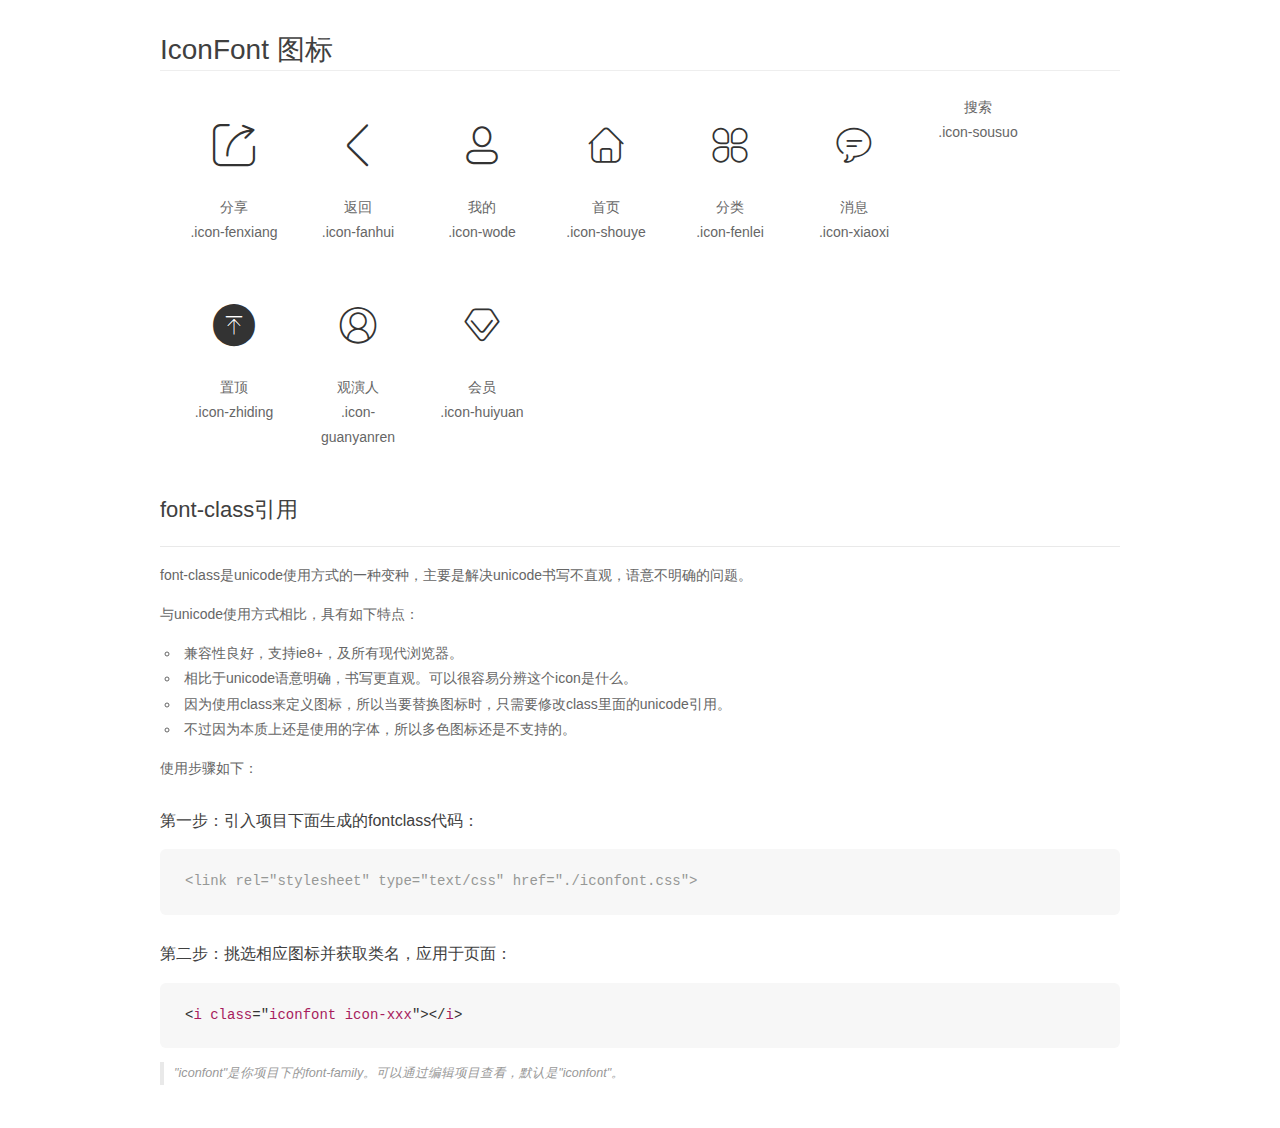
<file: base/fonts/demo_fontclass.html>
<!DOCTYPE html>
<html>
<head>
    <meta charset="utf-8"/>
    <title>IconFont</title>
    <link rel="stylesheet" href="demo.css">
    <link rel="stylesheet" href="iconfont.css">
</head>
<body>
    <div class="main markdown">
        <h1>IconFont 图标</h1>
        <ul class="icon_lists clear">
            
                <li>
                <i class="icon iconfont icon-fenxiang"></i>
                    <div class="name">分享</div>
                    <div class="fontclass">.icon-fenxiang</div>
                </li>
            
                <li>
                <i class="icon iconfont icon-fanhui"></i>
                    <div class="name">返回</div>
                    <div class="fontclass">.icon-fanhui</div>
                </li>
            
                <li>
                <i class="icon iconfont icon-wode"></i>
                    <div class="name">我的</div>
                    <div class="fontclass">.icon-wode</div>
                </li>
            
                <li>
                <i class="icon iconfont icon-shouye"></i>
                    <div class="name">首页</div>
                    <div class="fontclass">.icon-shouye</div>
                </li>
            
                <li>
                <i class="icon iconfont icon-fenlei"></i>
                    <div class="name">分类</div>
                    <div class="fontclass">.icon-fenlei</div>
                </li>
            
                <li>
                <i class="icon iconfont icon-xiaoxi"></i>
                    <div class="name">消息</div>
                    <div class="fontclass">.icon-xiaoxi</div>
                </li>
            
                <li>
                <i class="icon iconfont icon-sousuo"></i>
                    <div class="name">搜索</div>
                    <div class="fontclass">.icon-sousuo</div>
                </li>
            
                <li>
                <i class="icon iconfont icon-zhiding"></i>
                    <div class="name">置顶</div>
                    <div class="fontclass">.icon-zhiding</div>
                </li>
            
                <li>
                <i class="icon iconfont icon-guanyanren"></i>
                    <div class="name">观演人</div>
                    <div class="fontclass">.icon-guanyanren</div>
                </li>
            
                <li>
                <i class="icon iconfont icon-huiyuan"></i>
                    <div class="name">会员</div>
                    <div class="fontclass">.icon-huiyuan</div>
                </li>
            
        </ul>

        <h2 id="font-class-">font-class引用</h2>
        <hr>

        <p>font-class是unicode使用方式的一种变种，主要是解决unicode书写不直观，语意不明确的问题。</p>
        <p>与unicode使用方式相比，具有如下特点：</p>
        <ul>
        <li>兼容性良好，支持ie8+，及所有现代浏览器。</li>
        <li>相比于unicode语意明确，书写更直观。可以很容易分辨这个icon是什么。</li>
        <li>因为使用class来定义图标，所以当要替换图标时，只需要修改class里面的unicode引用。</li>
        <li>不过因为本质上还是使用的字体，所以多色图标还是不支持的。</li>
        </ul>
        <p>使用步骤如下：</p>
        <h3 id="-fontclass-">第一步：引入项目下面生成的fontclass代码：</h3>


        <pre><code class="lang-js hljs javascript"><span class="hljs-comment">&lt;link rel="stylesheet" type="text/css" href="./iconfont.css"&gt;</span></code></pre>
        <h3 id="-">第二步：挑选相应图标并获取类名，应用于页面：</h3>
        <pre><code class="lang-css hljs">&lt;<span class="hljs-selector-tag">i</span> <span class="hljs-selector-tag">class</span>="<span class="hljs-selector-tag">iconfont</span> <span class="hljs-selector-tag">icon-xxx</span>"&gt;&lt;/<span class="hljs-selector-tag">i</span>&gt;</code></pre>
        <blockquote>
        <p>"iconfont"是你项目下的font-family。可以通过编辑项目查看，默认是"iconfont"。</p>
        </blockquote>
    </div>
</body>
</html>
</file>
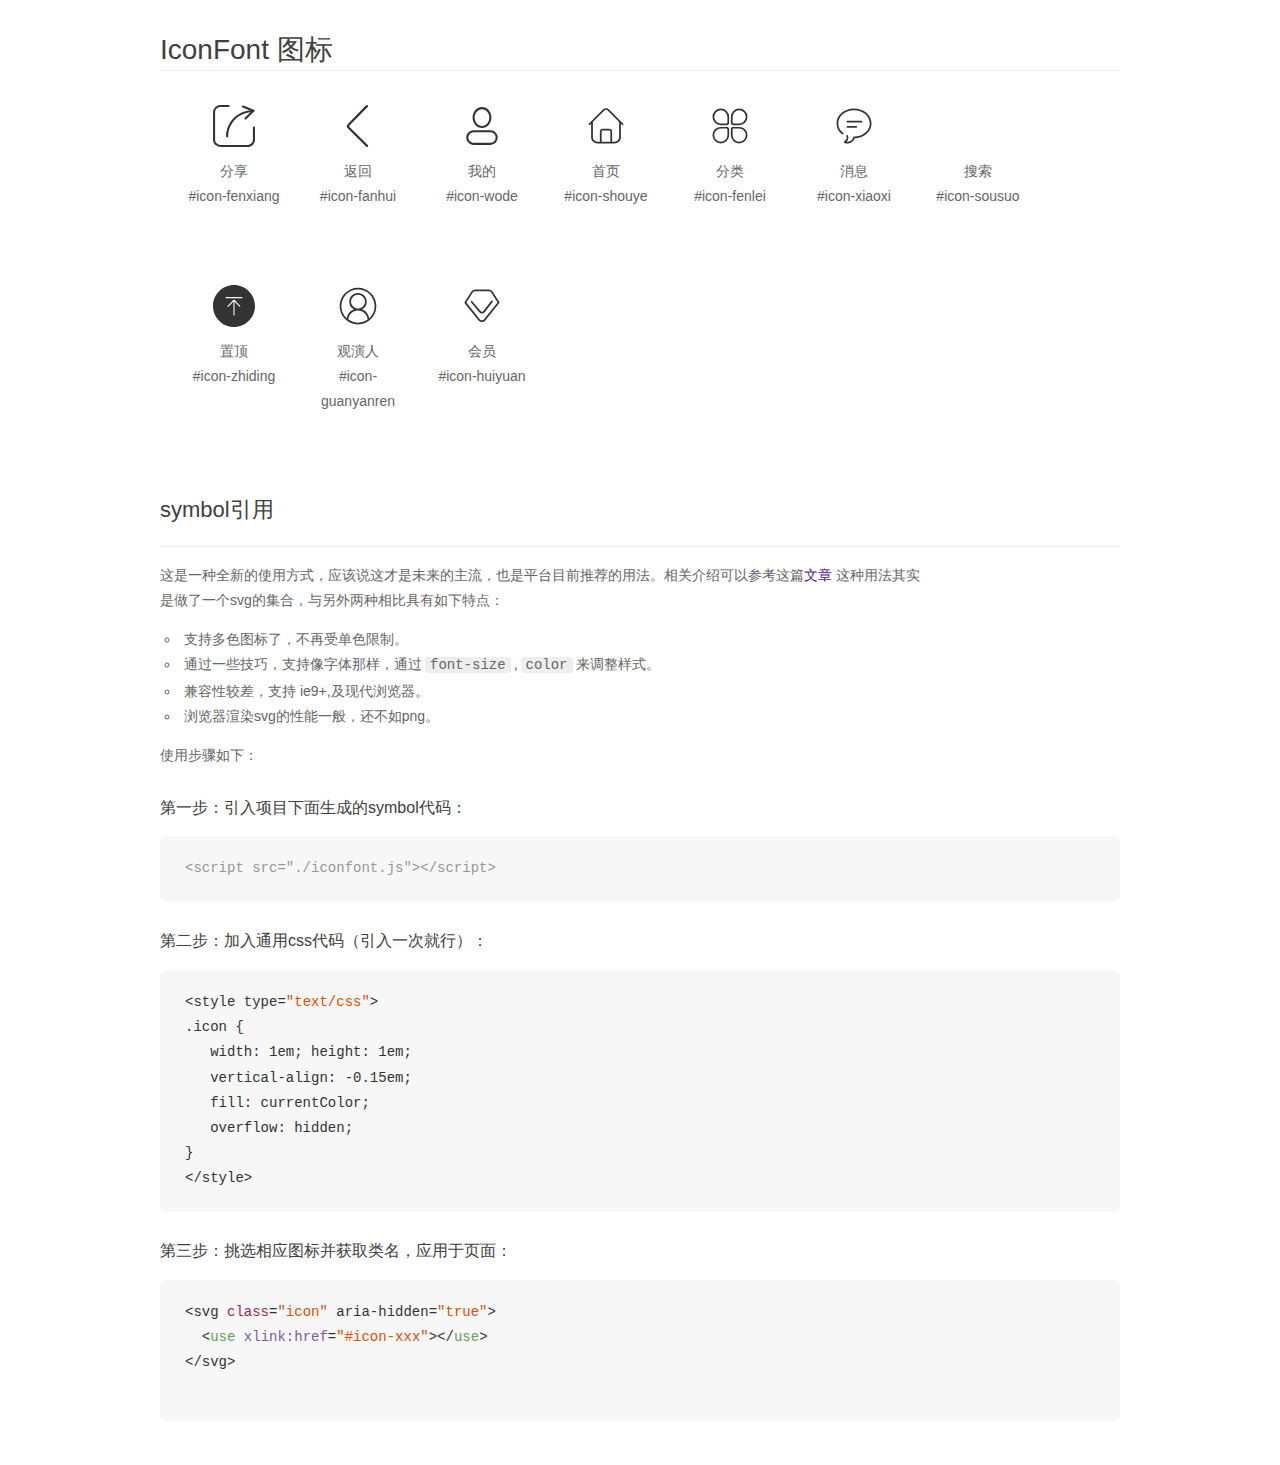
<file: base/fonts/demo_symbol.html>
<!DOCTYPE html>
<html>
<head>
    <meta charset="utf-8"/>
    <title>IconFont</title>
    <link rel="stylesheet" href="demo.css">
    <script src="iconfont.js"></script>

    <style type="text/css">
        .icon {
          /* 通过设置 font-size 来改变图标大小 */
          width: 1em; height: 1em;
          /* 图标和文字相邻时，垂直对齐 */
          vertical-align: -0.15em;
          /* 通过设置 color 来改变 SVG 的颜色/fill */
          fill: currentColor;
          /* path 和 stroke 溢出 viewBox 部分在 IE 下会显示
             normalize.css 中也包含这行 */
          overflow: hidden;
        }

    </style>
</head>
<body>
    <div class="main markdown">
        <h1>IconFont 图标</h1>
        <ul class="icon_lists clear">
            
                <li>
                    <svg class="icon" aria-hidden="true">
                        <use xlink:href="#icon-fenxiang"></use>
                    </svg>
                    <div class="name">分享</div>
                    <div class="fontclass">#icon-fenxiang</div>
                </li>
            
                <li>
                    <svg class="icon" aria-hidden="true">
                        <use xlink:href="#icon-fanhui"></use>
                    </svg>
                    <div class="name">返回</div>
                    <div class="fontclass">#icon-fanhui</div>
                </li>
            
                <li>
                    <svg class="icon" aria-hidden="true">
                        <use xlink:href="#icon-wode"></use>
                    </svg>
                    <div class="name">我的</div>
                    <div class="fontclass">#icon-wode</div>
                </li>
            
                <li>
                    <svg class="icon" aria-hidden="true">
                        <use xlink:href="#icon-shouye"></use>
                    </svg>
                    <div class="name">首页</div>
                    <div class="fontclass">#icon-shouye</div>
                </li>
            
                <li>
                    <svg class="icon" aria-hidden="true">
                        <use xlink:href="#icon-fenlei"></use>
                    </svg>
                    <div class="name">分类</div>
                    <div class="fontclass">#icon-fenlei</div>
                </li>
            
                <li>
                    <svg class="icon" aria-hidden="true">
                        <use xlink:href="#icon-xiaoxi"></use>
                    </svg>
                    <div class="name">消息</div>
                    <div class="fontclass">#icon-xiaoxi</div>
                </li>
            
                <li>
                    <svg class="icon" aria-hidden="true">
                        <use xlink:href="#icon-sousuo"></use>
                    </svg>
                    <div class="name">搜索</div>
                    <div class="fontclass">#icon-sousuo</div>
                </li>
            
                <li>
                    <svg class="icon" aria-hidden="true">
                        <use xlink:href="#icon-zhiding"></use>
                    </svg>
                    <div class="name">置顶</div>
                    <div class="fontclass">#icon-zhiding</div>
                </li>
            
                <li>
                    <svg class="icon" aria-hidden="true">
                        <use xlink:href="#icon-guanyanren"></use>
                    </svg>
                    <div class="name">观演人</div>
                    <div class="fontclass">#icon-guanyanren</div>
                </li>
            
                <li>
                    <svg class="icon" aria-hidden="true">
                        <use xlink:href="#icon-huiyuan"></use>
                    </svg>
                    <div class="name">会员</div>
                    <div class="fontclass">#icon-huiyuan</div>
                </li>
            
        </ul>


        <h2 id="symbol-">symbol引用</h2>
        <hr>

        <p>这是一种全新的使用方式，应该说这才是未来的主流，也是平台目前推荐的用法。相关介绍可以参考这篇<a href="">文章</a>
        这种用法其实是做了一个svg的集合，与另外两种相比具有如下特点：</p>
        <ul>
          <li>支持多色图标了，不再受单色限制。</li>
          <li>通过一些技巧，支持像字体那样，通过<code>font-size</code>,<code>color</code>来调整样式。</li>
          <li>兼容性较差，支持 ie9+,及现代浏览器。</li>
          <li>浏览器渲染svg的性能一般，还不如png。</li>
        </ul>
        <p>使用步骤如下：</p>
        <h3 id="-symbol-">第一步：引入项目下面生成的symbol代码：</h3>
        <pre><code class="lang-js hljs javascript"><span class="hljs-comment">&lt;script src="./iconfont.js"&gt;&lt;/script&gt;</span></code></pre>
        <h3 id="-css-">第二步：加入通用css代码（引入一次就行）：</h3>
        <pre><code class="lang-js hljs javascript">&lt;style type=<span class="hljs-string">"text/css"</span>&gt;
.icon {
   width: <span class="hljs-number">1</span>em; height: <span class="hljs-number">1</span>em;
   vertical-align: <span class="hljs-number">-0.15</span>em;
   fill: currentColor;
   overflow: hidden;
}
&lt;<span class="hljs-regexp">/style&gt;</span></code></pre>
        <h3 id="-">第三步：挑选相应图标并获取类名，应用于页面：</h3>
        <pre><code class="lang-js hljs javascript">&lt;svg <span class="hljs-class"><span class="hljs-keyword">class</span></span>=<span class="hljs-string">"icon"</span> aria-hidden=<span class="hljs-string">"true"</span>&gt;<span class="xml"><span class="hljs-tag">
  &lt;<span class="hljs-name">use</span> <span class="hljs-attr">xlink:href</span>=<span class="hljs-string">"#icon-xxx"</span>&gt;</span><span class="hljs-tag">&lt;/<span class="hljs-name">use</span>&gt;</span>
</span>&lt;<span class="hljs-regexp">/svg&gt;
        </span></code></pre>
    </div>
</body>
</html>
</file>
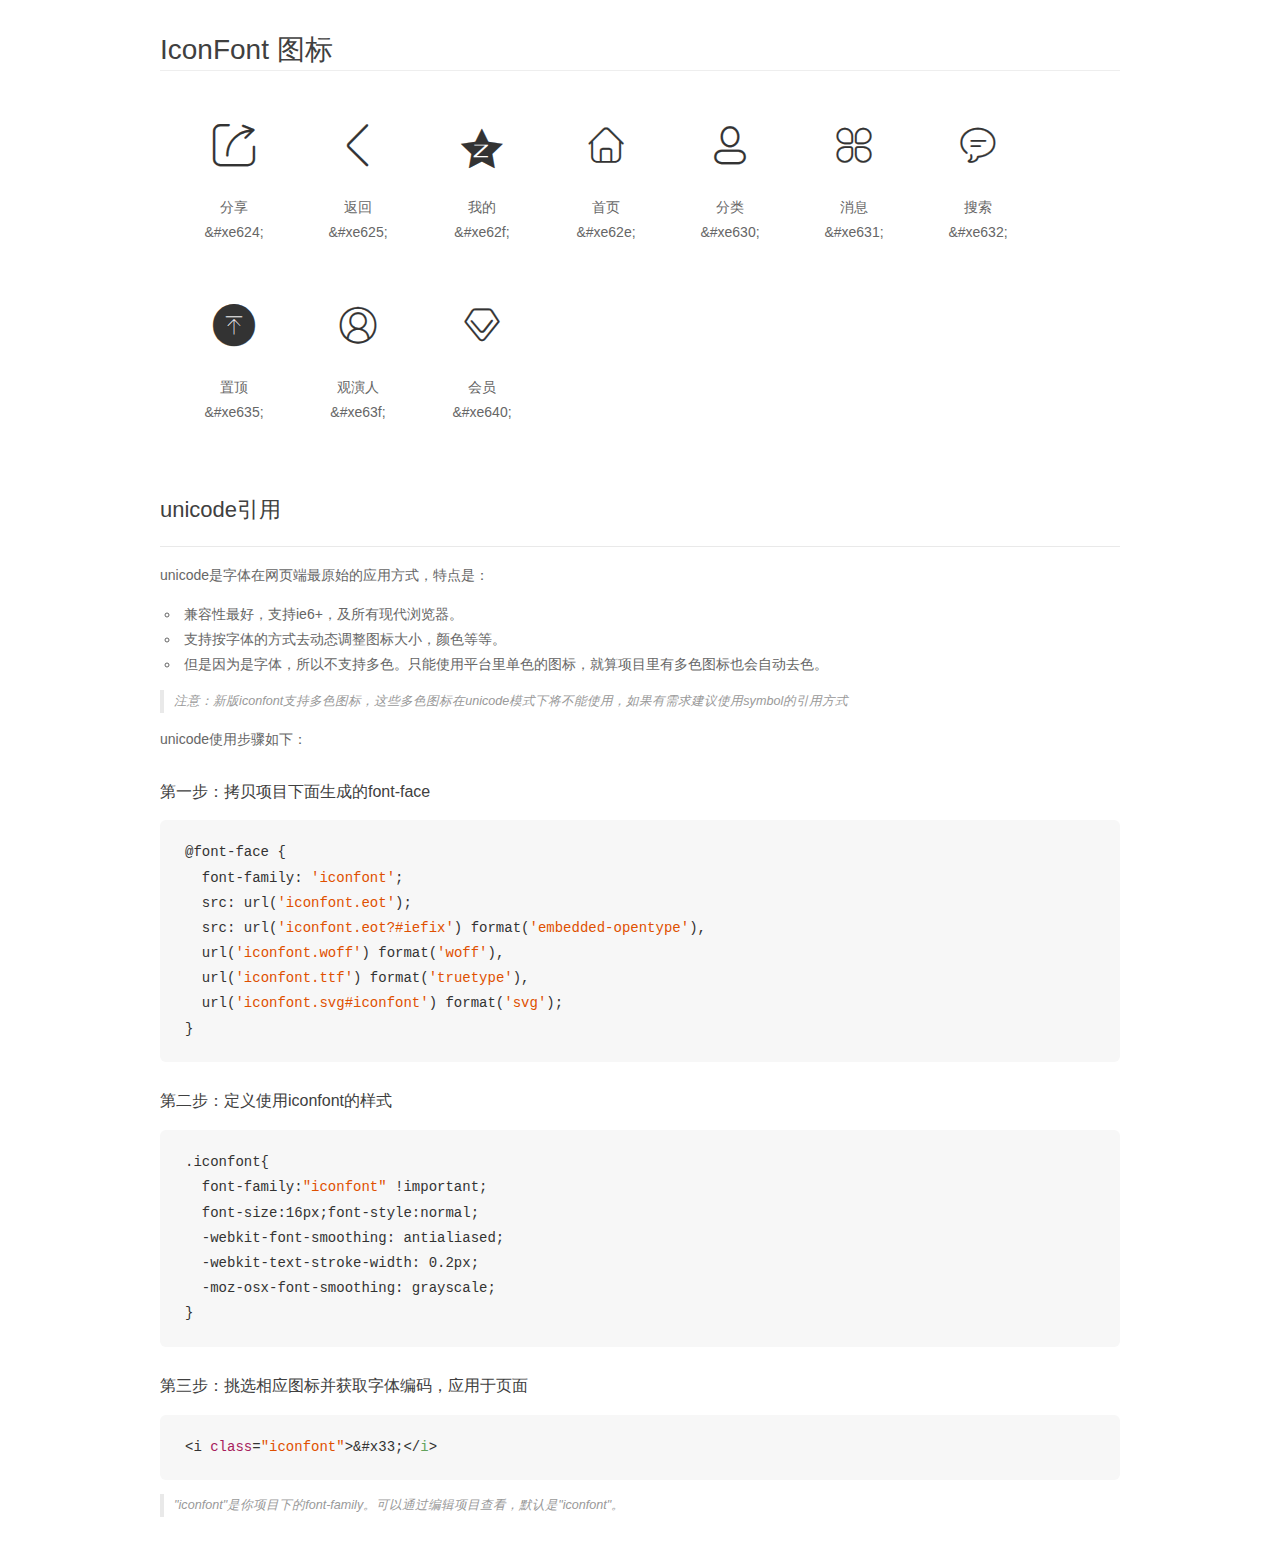
<file: base/fonts/demo_unicode.html>
<!DOCTYPE html>
<html>
<head>
    <meta charset="utf-8"/>
    <title>IconFont</title>
    <link rel="stylesheet" href="demo.css">

    <style type="text/css">

        @font-face {font-family: "iconfont";
          src: url('iconfont.eot'); /* IE9*/
          src: url('iconfont.eot#iefix') format('embedded-opentype'), /* IE6-IE8 */
          url('iconfont.woff') format('woff'), /* chrome, firefox */
          url('iconfont.ttf') format('truetype'), /* chrome, firefox, opera, Safari, Android, iOS 4.2+*/
          url('iconfont.svg#iconfont') format('svg'); /* iOS 4.1- */
        }

        .iconfont {
          font-family:"iconfont" !important;
          font-size:16px;
          font-style:normal;
          -webkit-font-smoothing: antialiased;
          -webkit-text-stroke-width: 0.2px;
          -moz-osx-font-smoothing: grayscale;
        }

    </style>
</head>
<body>
    <div class="main markdown">
        <h1>IconFont 图标</h1>
        <ul class="icon_lists clear">
            
                <li>
                <i class="icon iconfont">&#xe624;</i>
                    <div class="name">分享</div>
                    <div class="code">&amp;#xe624;</div>
                </li>
            
                <li>
                <i class="icon iconfont">&#xe625;</i>
                    <div class="name">返回</div>
                    <div class="code">&amp;#xe625;</div>
                </li>
            
                <li>
                <i class="icon iconfont">&#xe62f;</i>
                    <div class="name">我的</div>
                    <div class="code">&amp;#xe62f;</div>
                </li>
            
                <li>
                <i class="icon iconfont">&#xe62e;</i>
                    <div class="name">首页</div>
                    <div class="code">&amp;#xe62e;</div>
                </li>
            
                <li>
                <i class="icon iconfont">&#xe630;</i>
                    <div class="name">分类</div>
                    <div class="code">&amp;#xe630;</div>
                </li>
            
                <li>
                <i class="icon iconfont">&#xe631;</i>
                    <div class="name">消息</div>
                    <div class="code">&amp;#xe631;</div>
                </li>
            
                <li>
                <i class="icon iconfont">&#xe632;</i>
                    <div class="name">搜索</div>
                    <div class="code">&amp;#xe632;</div>
                </li>
            
                <li>
                <i class="icon iconfont">&#xe635;</i>
                    <div class="name">置顶</div>
                    <div class="code">&amp;#xe635;</div>
                </li>
            
                <li>
                <i class="icon iconfont">&#xe63f;</i>
                    <div class="name">观演人</div>
                    <div class="code">&amp;#xe63f;</div>
                </li>
            
                <li>
                <i class="icon iconfont">&#xe640;</i>
                    <div class="name">会员</div>
                    <div class="code">&amp;#xe640;</div>
                </li>
            
        </ul>
        <h2 id="unicode-">unicode引用</h2>
        <hr>

        <p>unicode是字体在网页端最原始的应用方式，特点是：</p>
        <ul>
        <li>兼容性最好，支持ie6+，及所有现代浏览器。</li>
        <li>支持按字体的方式去动态调整图标大小，颜色等等。</li>
        <li>但是因为是字体，所以不支持多色。只能使用平台里单色的图标，就算项目里有多色图标也会自动去色。</li>
        </ul>
        <blockquote>
        <p>注意：新版iconfont支持多色图标，这些多色图标在unicode模式下将不能使用，如果有需求建议使用symbol的引用方式</p>
        </blockquote>
        <p>unicode使用步骤如下：</p>
        <h3 id="-font-face">第一步：拷贝项目下面生成的font-face</h3>
        <pre><code class="lang-js hljs javascript">@font-face {
  font-family: <span class="hljs-string">'iconfont'</span>;
  src: url(<span class="hljs-string">'iconfont.eot'</span>);
  src: url(<span class="hljs-string">'iconfont.eot?#iefix'</span>) format(<span class="hljs-string">'embedded-opentype'</span>),
  url(<span class="hljs-string">'iconfont.woff'</span>) format(<span class="hljs-string">'woff'</span>),
  url(<span class="hljs-string">'iconfont.ttf'</span>) format(<span class="hljs-string">'truetype'</span>),
  url(<span class="hljs-string">'iconfont.svg#iconfont'</span>) format(<span class="hljs-string">'svg'</span>);
}
</code></pre>
        <h3 id="-iconfont-">第二步：定义使用iconfont的样式</h3>
        <pre><code class="lang-js hljs javascript">.iconfont{
  font-family:<span class="hljs-string">"iconfont"</span> !important;
  font-size:<span class="hljs-number">16</span>px;font-style:normal;
  -webkit-font-smoothing: antialiased;
  -webkit-text-stroke-width: <span class="hljs-number">0.2</span>px;
  -moz-osx-font-smoothing: grayscale;
}
</code></pre>
        <h3 id="-">第三步：挑选相应图标并获取字体编码，应用于页面</h3>
        <pre><code class="lang-js hljs javascript">&lt;i <span class="hljs-class"><span class="hljs-keyword">class</span></span>=<span class="hljs-string">"iconfont"</span>&gt;&amp;#x33;<span class="xml"><span class="hljs-tag">&lt;/<span class="hljs-name">i</span>&gt;</span></span></code></pre>

        <blockquote>
        <p>"iconfont"是你项目下的font-family。可以通过编辑项目查看，默认是"iconfont"。</p>
        </blockquote>
    </div>


</body>
</html>
</file>
<file: base/fonts/iconfont.css>
@font-face {
  font-family: "iconfont";
  src: url("iconfont.eot?t=1511434727276");
  /* IE9*/
  src: url("iconfont.eot?t=1511434727276#iefix") format("embedded-opentype"), url("[data-uri]") format("woff"), url("iconfont.ttf?t=1511434727276") format("truetype"), url("iconfont.svg?t=1511434727276#iconfont") format("svg");
  /* iOS 4.1- */
}

.iconfont {
  font-family: "iconfont" !important;
  font-size: 16px;
  font-style: normal;
  -webkit-font-smoothing: antialiased;
  -moz-osx-font-smoothing: grayscale;
}

.icon-zan:before {
  content: "\e646";
}

.icon-kongjian:before {
  content: "\e62f";
}

.icon-zan-copy:before {
  content: "\e609";
}

.icon-iconfontweibowukuang-copy:before {
  content: "\e605";
}

.icon-weixin:before {
  content: "\e55b";
}

.icon-fenxiang:before {
  content: "\e624";
}

.icon-fanhui:before {
  content: "\e625";
}

.icon-shoucang:before {
  content: "\e627";
}

.icon-wode:before {
  content: "\e630";
}

.icon-shouye:before {
  content: "\e62e";
}

.icon-fenlei:before {
  content: "\e631";
}

.icon-xiaoxi:before {
  content: "\e632";
}

.icon-zhiding:before {
  content: "\e635";
}

.icon-guanyanren:before {
  content: "\e63f";
}

.icon-huiyuan:before {
  content: "\e640";
}
 

 /*# sourceMappingURL= iconfont.css.map */
</file>
<file: base/fonts/demo.css>
*{margin: 0;padding: 0;list-style: none;}
/*
KISSY CSS Reset
理念：1. reset 的目的不是清除浏览器的默认样式，这仅是部分工作。清除和重置是紧密不可分的。
2. reset 的目的不是让默认样式在所有浏览器下一致，而是减少默认样式有可能带来的问题。
3. reset 期望提供一套普适通用的基础样式。但没有银弹，推荐根据具体需求，裁剪和修改后再使用。
特色：1. 适应中文；2. 基于最新主流浏览器。
维护：玉伯<lifesinger@gmail.com>, 正淳<ragecarrier@gmail.com>
 */

/** 清除内外边距 **/
body, h1, h2, h3, h4, h5, h6, hr, p, blockquote, /* structural elements 结构元素 */
dl, dt, dd, ul, ol, li, /* list elements 列表元素 */
pre, /* text formatting elements 文本格式元素 */
form, fieldset, legend, button, input, textarea, /* form elements 表单元素 */
th, td /* table elements 表格元素 */ {
  margin: 0;
  padding: 0;
}

/** 设置默认字体 **/
body,
button, input, select, textarea /* for ie */ {
  font: 12px/1.5 tahoma, arial, \5b8b\4f53, sans-serif;
}
h1, h2, h3, h4, h5, h6 { font-size: 100%; }
address, cite, dfn, em, var { font-style: normal; } /* 将斜体扶正 */
code, kbd, pre, samp { font-family: courier new, courier, monospace; } /* 统一等宽字体 */
small { font-size: 12px; } /* 小于 12px 的中文很难阅读，让 small 正常化 */

/** 重置列表元素 **/
ul, ol { list-style: none; }

/** 重置文本格式元素 **/
a { text-decoration: none; }
a:hover { text-decoration: underline; }


/** 重置表单元素 **/
legend { color: #000; } /* for ie6 */
fieldset, img { border: 0; } /* img 搭车：让链接里的 img 无边框 */
button, input, select, textarea { font-size: 100%; } /* 使得表单元素在 ie 下能继承字体大小 */
/* 注：optgroup 无法扶正 */

/** 重置表格元素 **/
table { border-collapse: collapse; border-spacing: 0; }

/* 清除浮动 */
.ks-clear:after, .clear:after {
  content: '\20';
  display: block;
  height: 0;
  clear: both;
}
.ks-clear, .clear {
  *zoom: 1;
}

.main {
  padding: 30px 100px;
width: 960px;
margin: 0 auto;
}
.main h1{font-size:36px; color:#333; text-align:left;margin-bottom:30px; border-bottom: 1px solid #eee;}

.helps{margin-top:40px;}
.helps pre{
  padding:20px;
  margin:10px 0;
  border:solid 1px #e7e1cd;
  background-color: #fffdef;
  overflow: auto;
}

.icon_lists{
  width: 100% !important;

}

.icon_lists li{
  float:left;
  width: 100px;
  height:180px;
  text-align: center;
  list-style: none !important;
}
.icon_lists .icon{
  font-size: 42px;
  line-height: 100px;
  margin: 10px 0;
  color:#333;
  -webkit-transition: font-size 0.25s ease-out 0s;
  -moz-transition: font-size 0.25s ease-out 0s;
  transition: font-size 0.25s ease-out 0s;

}
.icon_lists .icon:hover{
  font-size: 100px;
}



.markdown {
  color: #666;
  font-size: 14px;
  line-height: 1.8;
}

.highlight {
  line-height: 1.5;
}

.markdown img {
  vertical-align: middle;
  max-width: 100%;
}

.markdown h1 {
  color: #404040;
  font-weight: 500;
  line-height: 40px;
  margin-bottom: 24px;
}

.markdown h2,
.markdown h3,
.markdown h4,
.markdown h5,
.markdown h6 {
  color: #404040;
  margin: 1.6em 0 0.6em 0;
  font-weight: 500;
  clear: both;
}

.markdown h1 {
  font-size: 28px;
}

.markdown h2 {
  font-size: 22px;
}

.markdown h3 {
  font-size: 16px;
}

.markdown h4 {
  font-size: 14px;
}

.markdown h5 {
  font-size: 12px;
}

.markdown h6 {
  font-size: 12px;
}

.markdown hr {
  height: 1px;
  border: 0;
  background: #e9e9e9;
  margin: 16px 0;
  clear: both;
}

.markdown p,
.markdown pre {
  margin: 1em 0;
}

.markdown > p,
.markdown > blockquote,
.markdown > .highlight,
.markdown > ol,
.markdown > ul {
  width: 80%;
}

.markdown ul > li {
  list-style: circle;
}

.markdown > ul li,
.markdown blockquote ul > li {
  margin-left: 20px;
  padding-left: 4px;
}

.markdown > ul li p,
.markdown > ol li p {
  margin: 0.6em 0;
}

.markdown ol > li {
  list-style: decimal;
}

.markdown > ol li,
.markdown blockquote ol > li {
  margin-left: 20px;
  padding-left: 4px;
}

.markdown code {
  margin: 0 3px;
  padding: 0 5px;
  background: #eee;
  border-radius: 3px;
}

.markdown pre {
  border-radius: 6px;
  background: #f7f7f7;
  padding: 20px;
}

.markdown pre code {
  border: none;
  background: #f7f7f7;
  margin: 0;
}

.markdown strong,
.markdown b {
  font-weight: 600;
}

.markdown > table {
  border-collapse: collapse;
  border-spacing: 0px;
  empty-cells: show;
  border: 1px solid #e9e9e9;
  width: 95%;
  margin-bottom: 24px;
}

.markdown > table th {
  white-space: nowrap;
  color: #333;
  font-weight: 600;

}

.markdown > table th,
.markdown > table td {
  border: 1px solid #e9e9e9;
  padding: 8px 16px;
  text-align: left;
}

.markdown > table th {
  background: #F7F7F7;
}

.markdown blockquote {
  font-size: 90%;
  color: #999;
  border-left: 4px solid #e9e9e9;
  padding-left: 0.8em;
  margin: 1em 0;
  font-style: italic;
}

.markdown blockquote p {
  margin: 0;
}

.markdown .anchor {
  opacity: 0;
  transition: opacity 0.3s ease;
  margin-left: 8px;
}

.markdown .waiting {
  color: #ccc;
}

.markdown h1:hover .anchor,
.markdown h2:hover .anchor,
.markdown h3:hover .anchor,
.markdown h4:hover .anchor,
.markdown h5:hover .anchor,
.markdown h6:hover .anchor {
  opacity: 1;
  display: inline-block;
}

.markdown > br,
.markdown > p > br {
  clear: both;
}


.hljs {
  display: block;
  background: white;
  padding: 0.5em;
  color: #333333;
  overflow-x: auto;
}

.hljs-comment,
.hljs-meta {
  color: #969896;
}

.hljs-string,
.hljs-variable,
.hljs-template-variable,
.hljs-strong,
.hljs-emphasis,
.hljs-quote {
  color: #df5000;
}

.hljs-keyword,
.hljs-selector-tag,
.hljs-type {
  color: #a71d5d;
}

.hljs-literal,
.hljs-symbol,
.hljs-bullet,
.hljs-attribute {
  color: #0086b3;
}

.hljs-section,
.hljs-name {
  color: #63a35c;
}

.hljs-tag {
  color: #333333;
}

.hljs-title,
.hljs-attr,
.hljs-selector-id,
.hljs-selector-class,
.hljs-selector-attr,
.hljs-selector-pseudo {
  color: #795da3;
}

.hljs-addition {
  color: #55a532;
  background-color: #eaffea;
}

.hljs-deletion {
  color: #bd2c00;
  background-color: #ffecec;
}

.hljs-link {
  text-decoration: underline;
}

pre{
  background: #fff;
}
</file>
